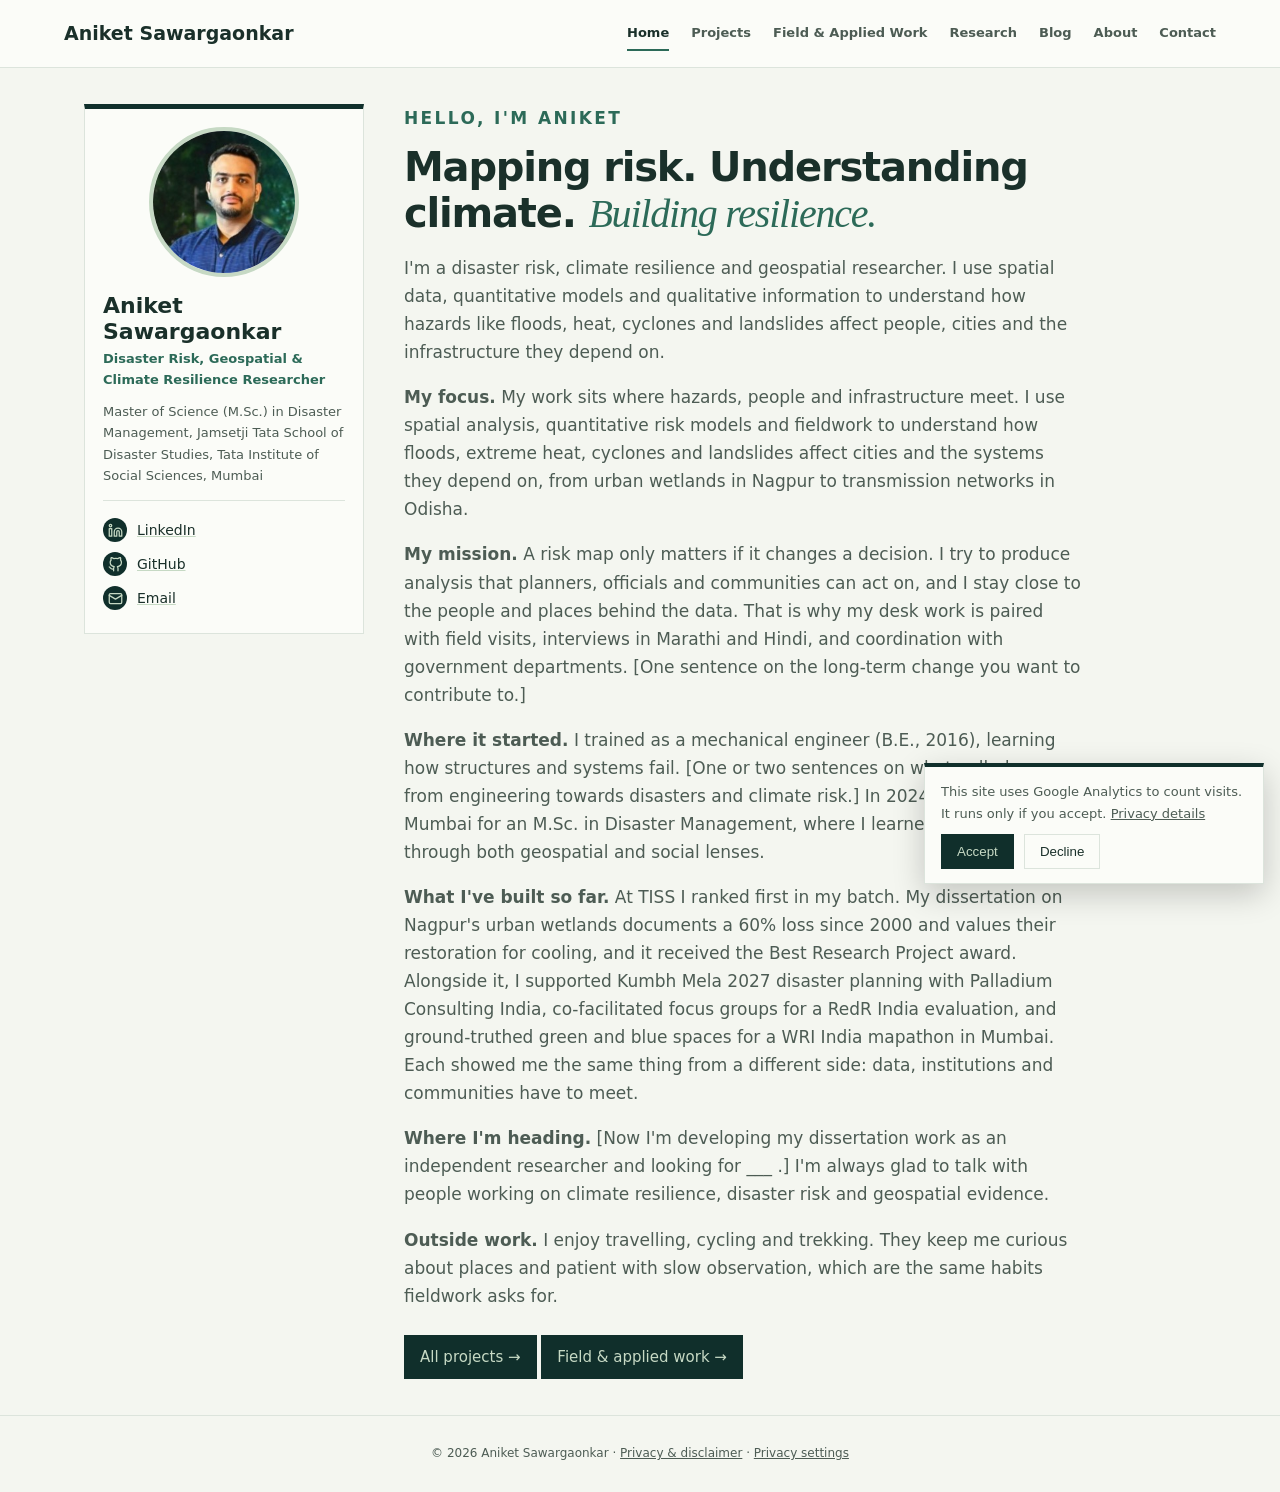
<file: index.html>
<!doctype html><html lang="en"><head><meta charset="utf-8"><meta name="viewport" content="width=device-width,initial-scale=1"><title>Aniket Sawargaonkar</title><link rel="icon" type="image/png" href="favicon.png?v=2"><link rel="stylesheet" href="assets/style.css"></head><body data-page="home"><script src="data/site.js"></script><script src="assets/app.js"></script></body></html>
</file>
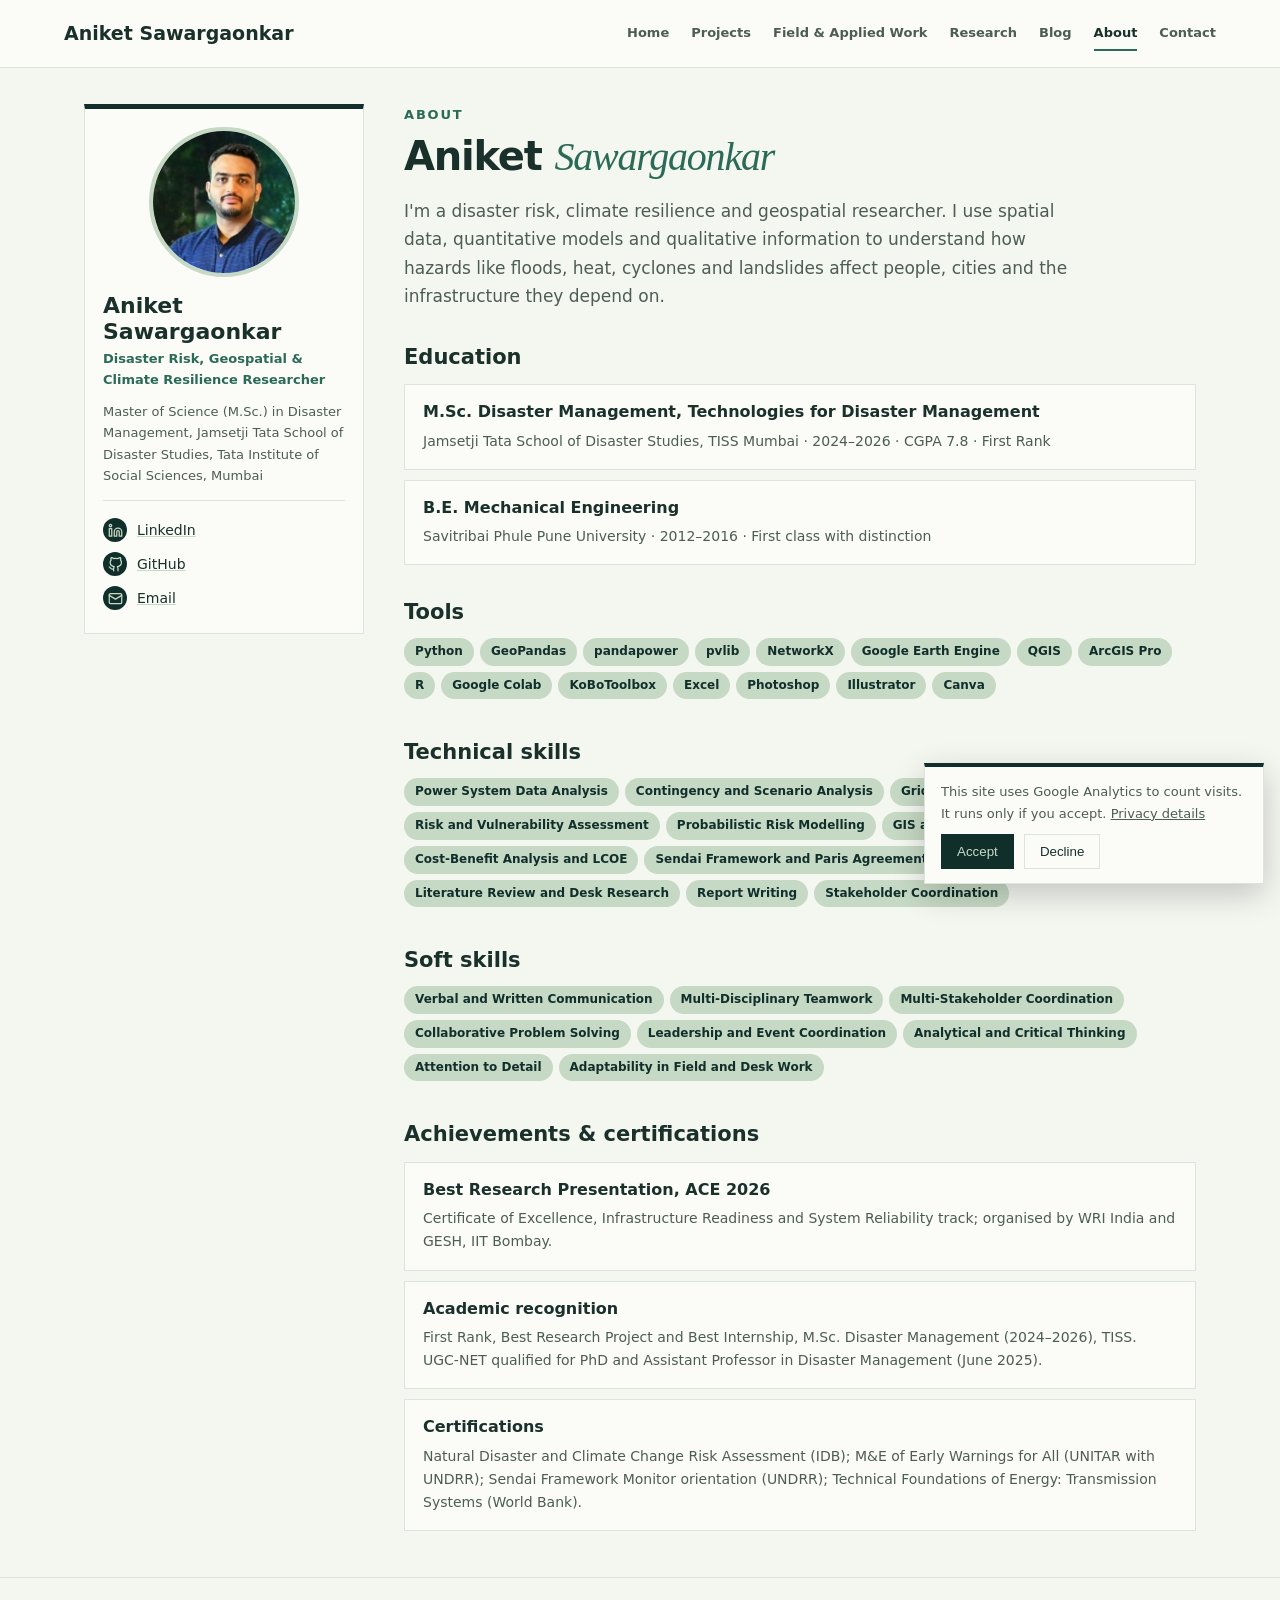
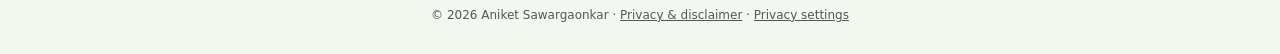
<file: about.html>
<!doctype html><html lang="en"><head><meta charset="utf-8"><meta name="viewport" content="width=device-width,initial-scale=1"><title>Aniket Sawargaonkar</title><link rel="icon" type="image/png" href="favicon.png?v=2"><link rel="stylesheet" href="assets/style.css"></head><body data-page="about"><script src="data/site.js"></script><script src="assets/app.js"></script></body></html>
</file>
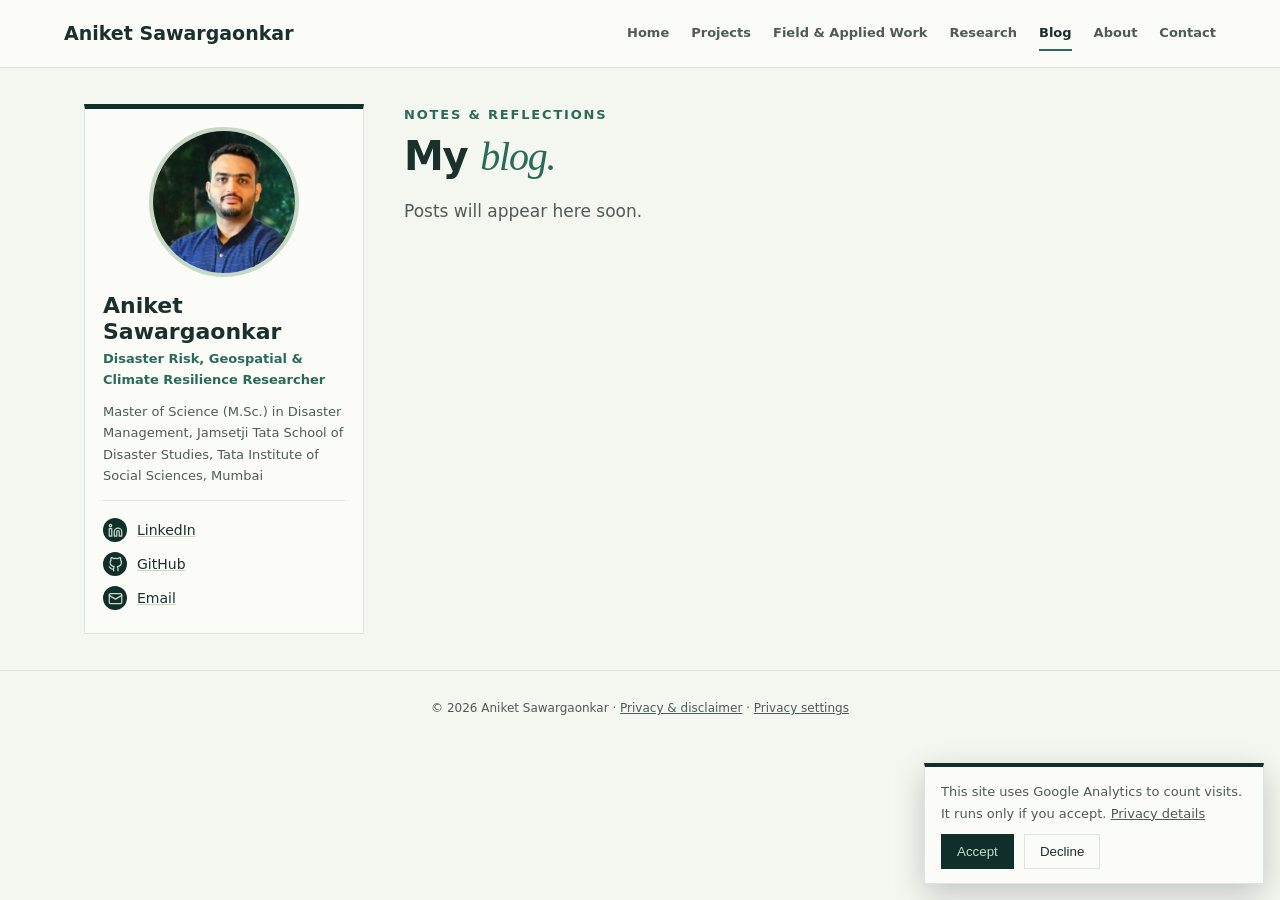
<file: blog.html>
<!doctype html><html lang="en"><head><meta charset="utf-8"><meta name="viewport" content="width=device-width,initial-scale=1"><title>Aniket Sawargaonkar</title><link rel="icon" type="image/png" href="favicon.png?v=2"><link rel="stylesheet" href="assets/style.css"></head><body data-page="blog"><script src="data/site.js"></script><script src="assets/app.js"></script></body></html>
</file>
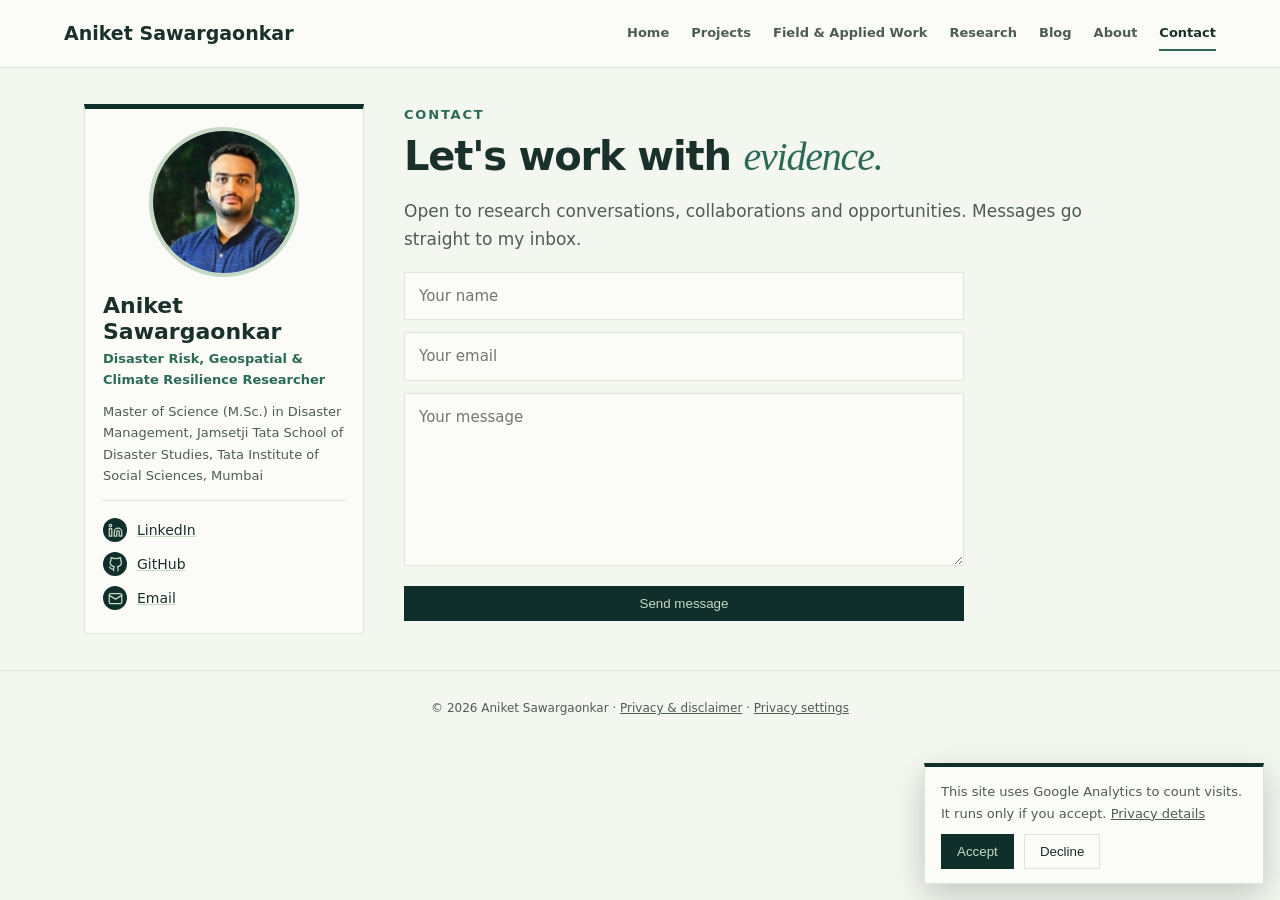
<file: contact.html>
<!doctype html><html lang="en"><head><meta charset="utf-8"><meta name="viewport" content="width=device-width,initial-scale=1"><title>Aniket Sawargaonkar</title><link rel="icon" type="image/png" href="favicon.png?v=2"><link rel="stylesheet" href="assets/style.css"></head><body data-page="contact"><script src="data/site.js"></script><script src="assets/app.js"></script></body></html>
</file>
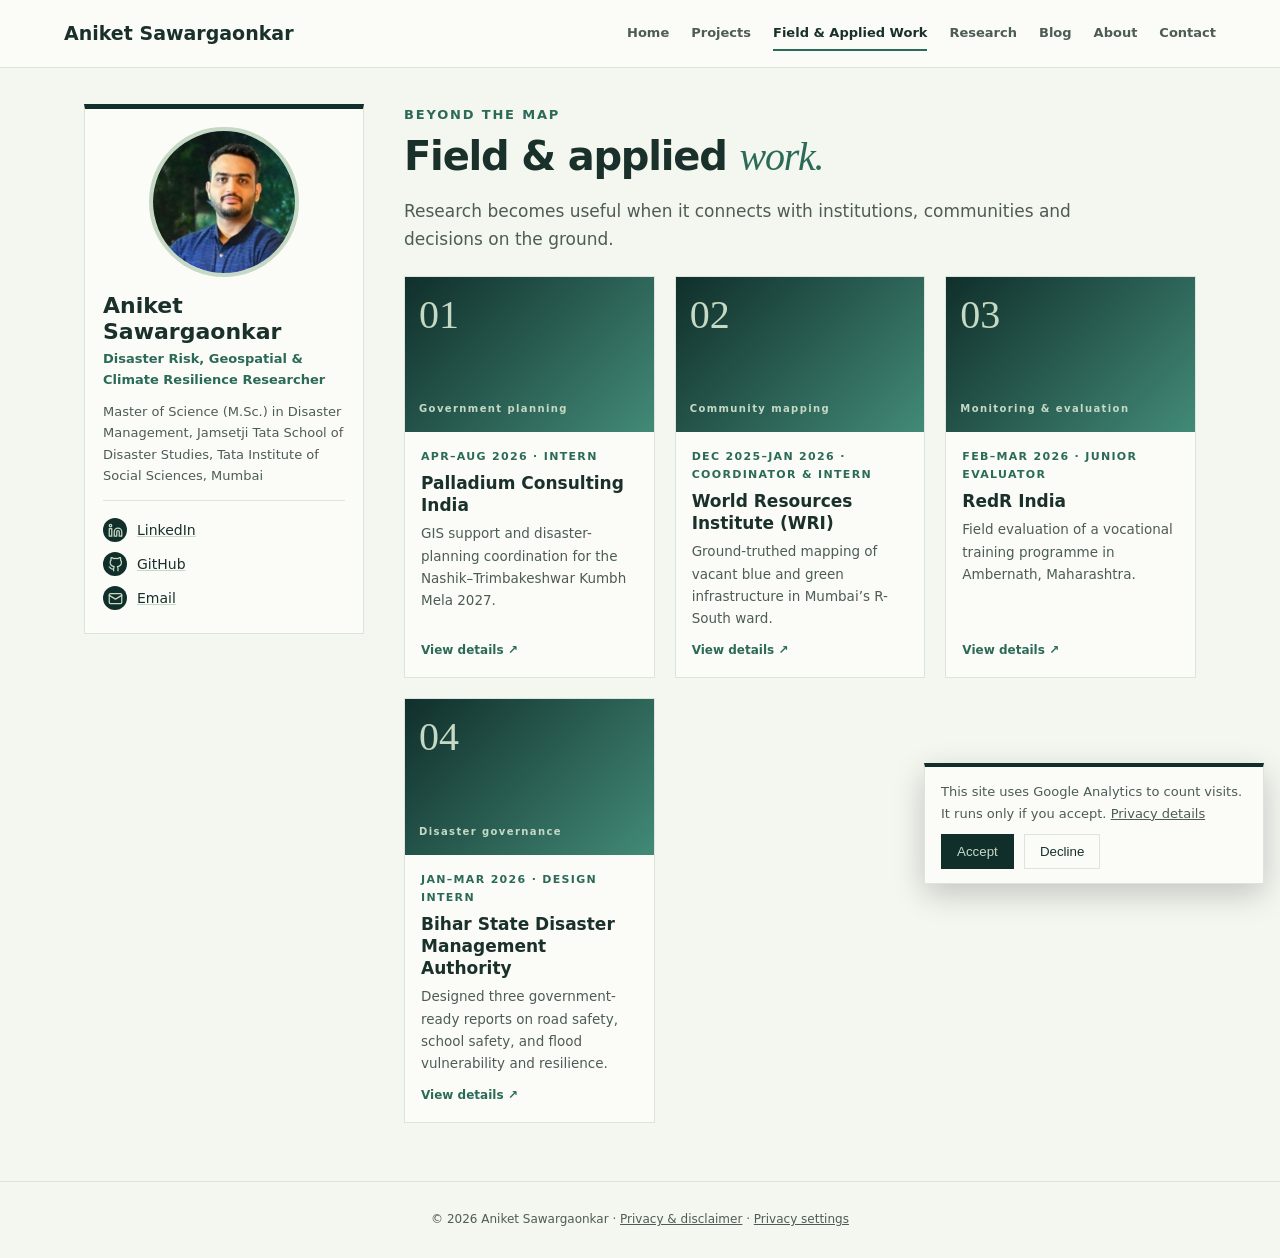
<file: field.html>
<!doctype html><html lang="en"><head><meta charset="utf-8"><meta name="viewport" content="width=device-width,initial-scale=1"><title>Aniket Sawargaonkar</title><link rel="icon" type="image/png" href="favicon.png?v=2"><link rel="stylesheet" href="assets/style.css"></head><body data-page="field"><script src="data/site.js"></script><script src="assets/app.js"></script></body></html>
</file>
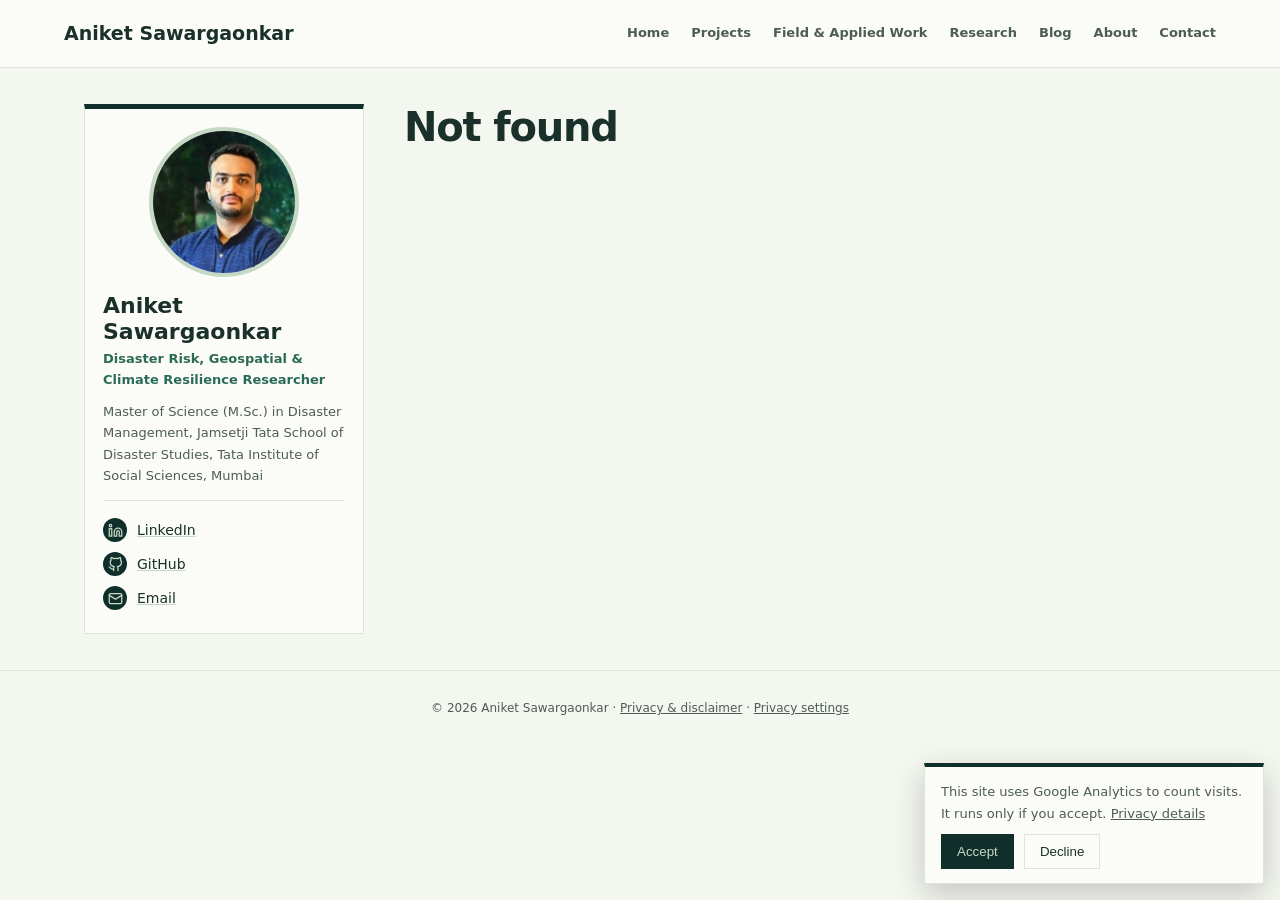
<file: item.html>
<!doctype html><html lang="en"><head><meta charset="utf-8"><meta name="viewport" content="width=device-width,initial-scale=1"><title>Aniket Sawargaonkar</title><link rel="icon" type="image/png" href="favicon.png?v=2"><link rel="stylesheet" href="assets/style.css"></head><body data-page="item"><script src="data/site.js"></script><script src="assets/app.js"></script></body></html>
</file>
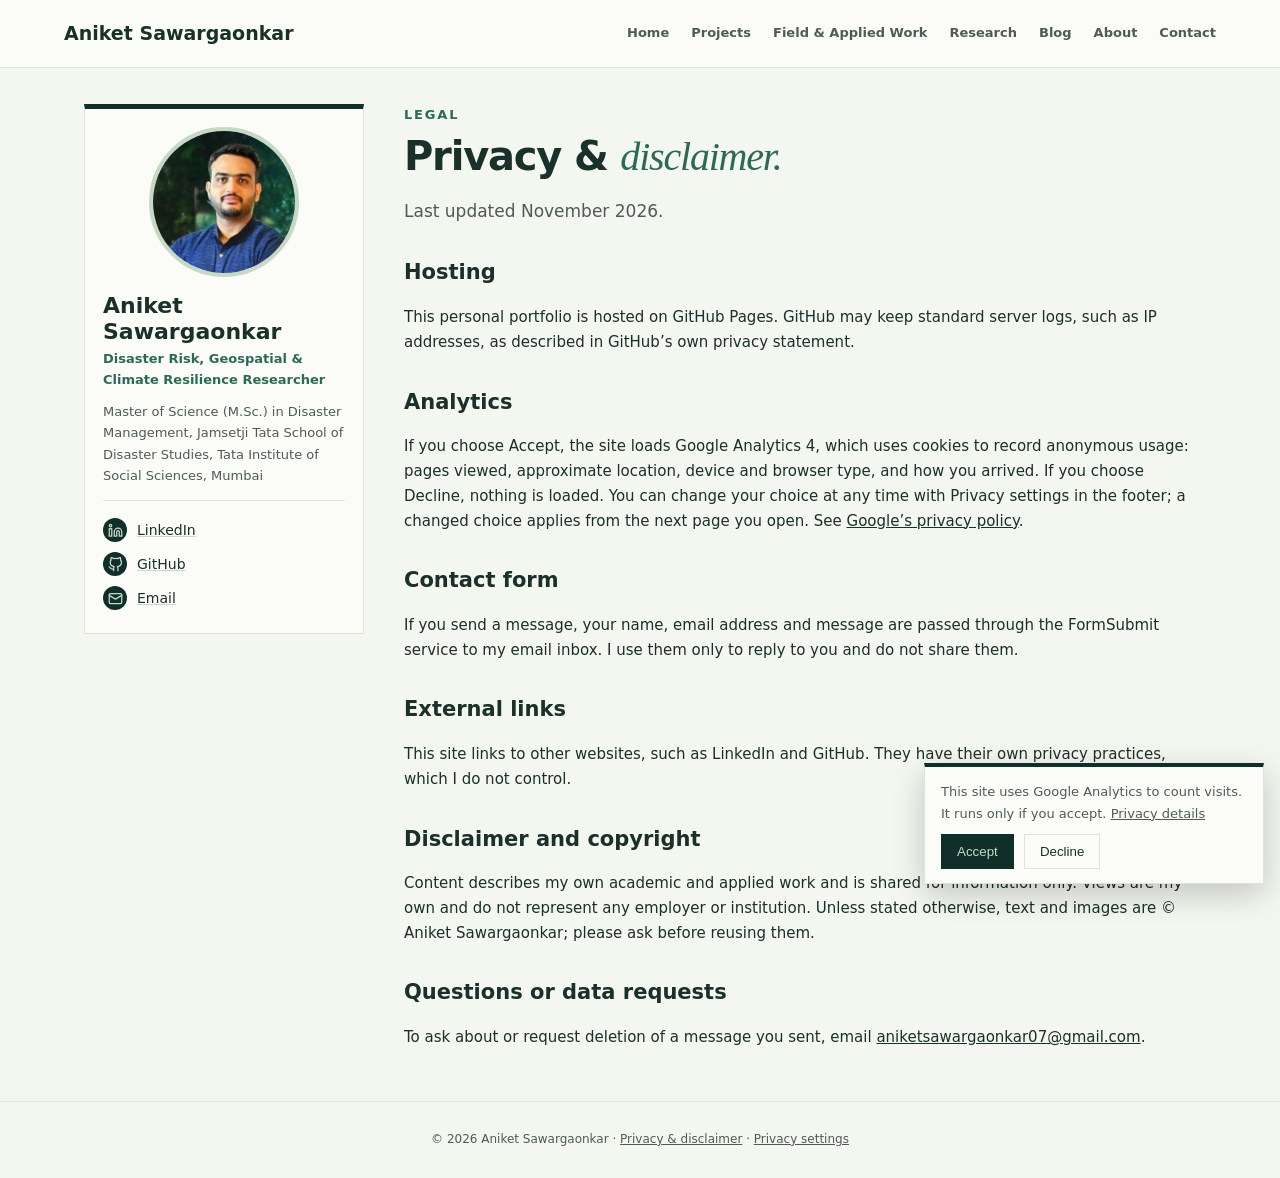
<file: privacy.html>
<!doctype html><html lang="en"><head><meta charset="utf-8"><meta name="viewport" content="width=device-width,initial-scale=1"><title>Aniket Sawargaonkar</title><link rel="icon" type="image/png" href="favicon.png?v=2"><link rel="stylesheet" href="assets/style.css"></head><body data-page="privacy"><script src="data/site.js"></script><script src="assets/app.js"></script></body></html>
</file>
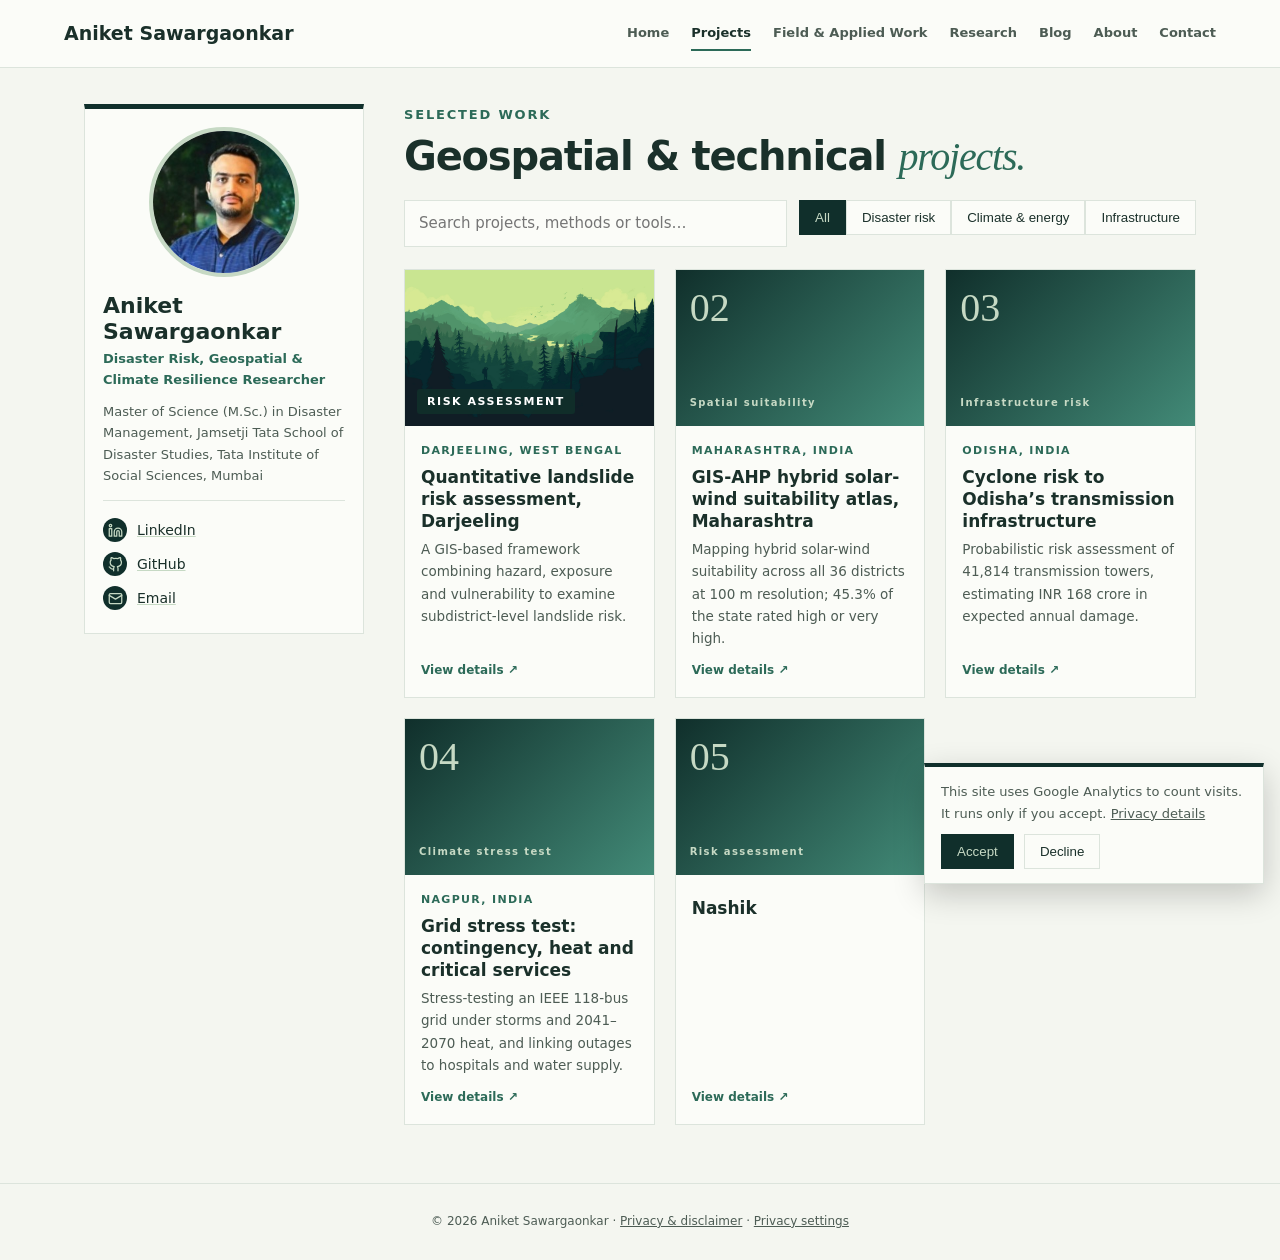
<file: projects.html>
<!doctype html><html lang="en"><head><meta charset="utf-8"><meta name="viewport" content="width=device-width,initial-scale=1"><title>Aniket Sawargaonkar</title><link rel="icon" type="image/png" href="favicon.png?v=2"><link rel="stylesheet" href="assets/style.css"></head><body data-page="projects"><script src="data/site.js"></script><script src="assets/app.js"></script></body></html>
</file>
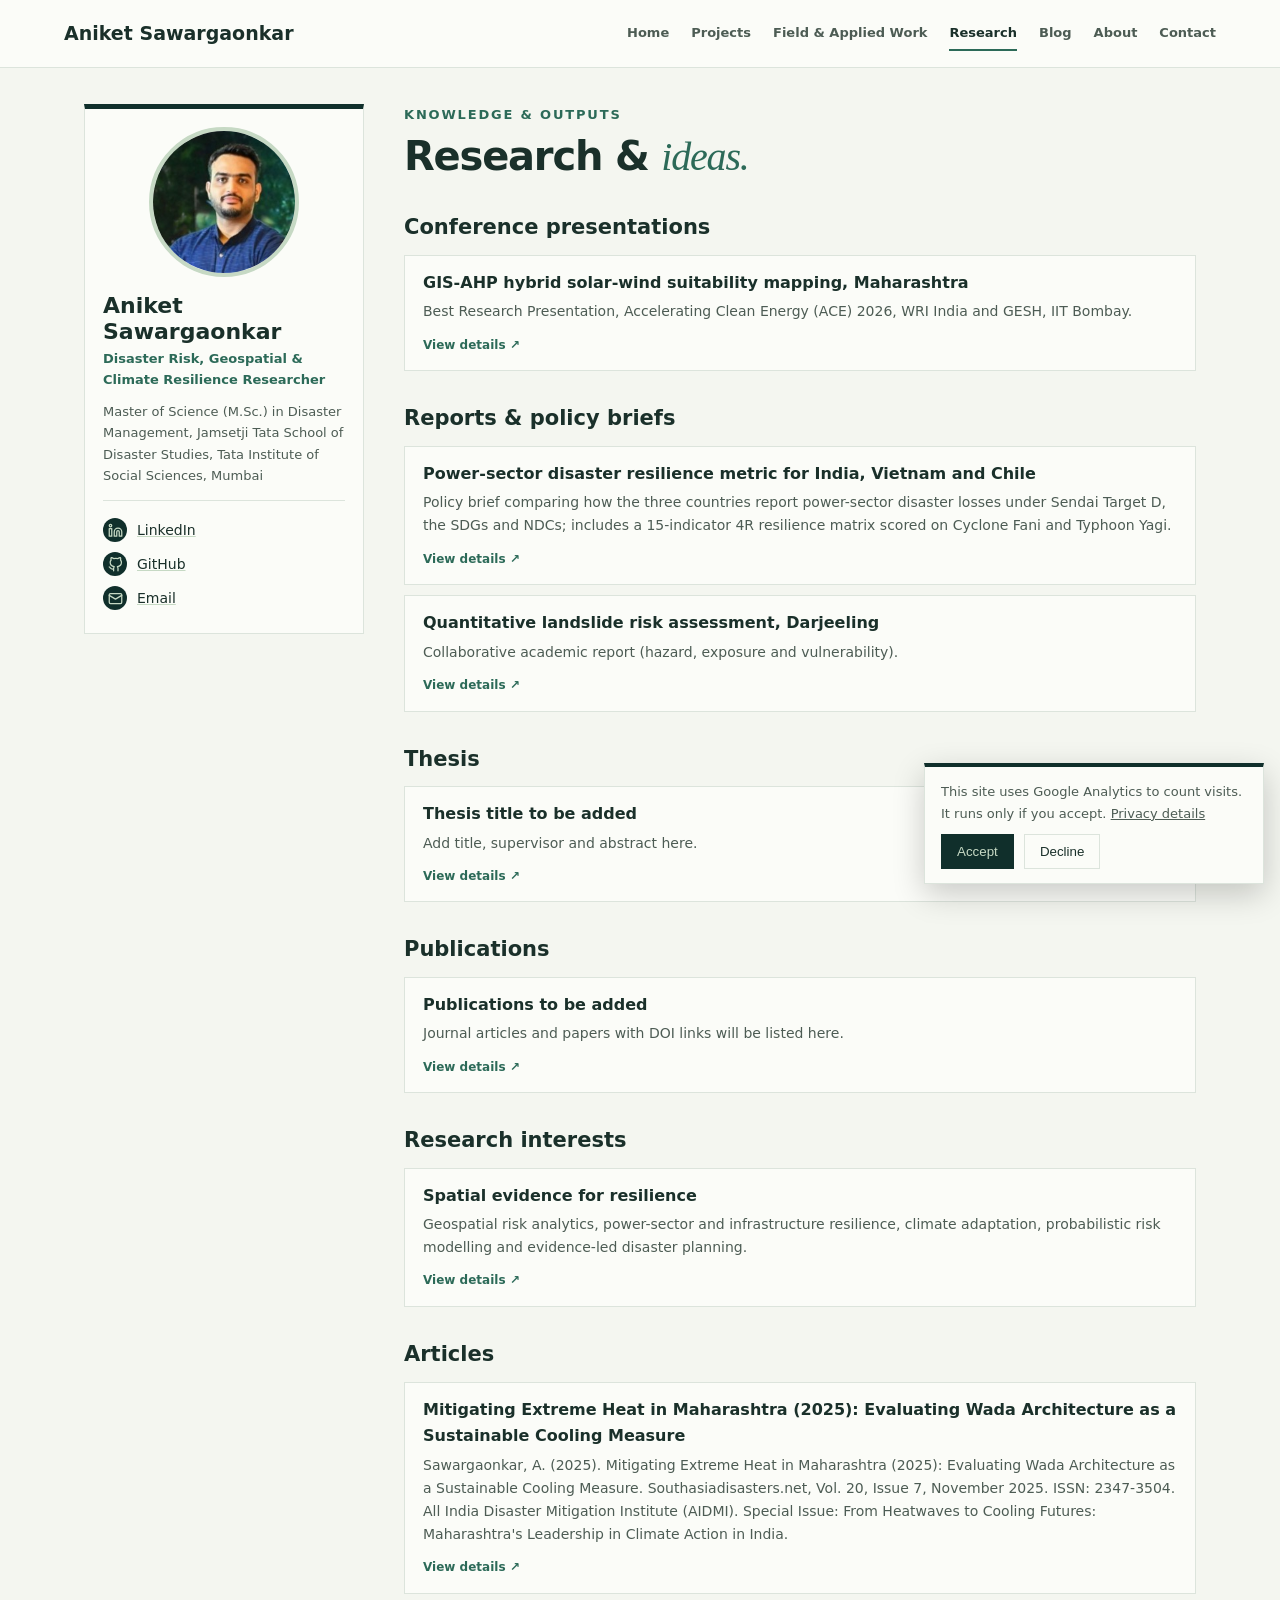
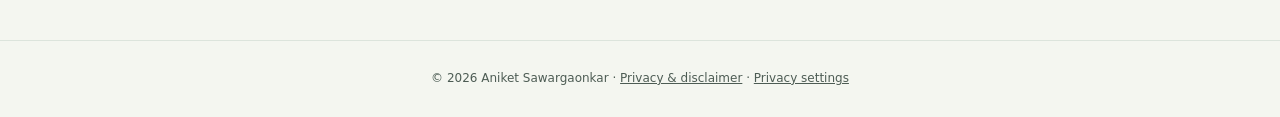
<file: research.html>
<!doctype html><html lang="en"><head><meta charset="utf-8"><meta name="viewport" content="width=device-width,initial-scale=1"><title>Aniket Sawargaonkar</title><link rel="icon" type="image/png" href="favicon.png?v=2"><link rel="stylesheet" href="assets/style.css"></head><body data-page="research"><script src="data/site.js"></script><script src="assets/app.js"></script></body></html>
</file>
<file: assets/style.css>
:root{--bg:#f4f6f0;--paper:#fbfcf8;--ink:#1a302a;--muted:#4d5c54;--line:#dce4dc;--forest:#102f2b;--teal:#428a77;--tt:#2c6a58;--mint:#c6d9c4}
@media(prefers-color-scheme:dark){:root{--bg:#101a18;--paper:#14221e;--ink:#edf2ec;--muted:#a9b8ae;--line:#33443b;--forest:#091c19;--teal:#82bca7;--tt:#82bca7;--mint:#38594b}}
*{box-sizing:border-box}body{margin:0;background:var(--bg);color:var(--ink);font:15px/1.65 Inter,system-ui,sans-serif}a{color:inherit;text-decoration:none}
.top{position:sticky;top:0;z-index:9;display:flex;justify-content:space-between;align-items:center;gap:16px;padding:0 5vw;height:68px;background:var(--paper);border-bottom:1px solid var(--line)}
.brand{font-weight:750;font-size:19px}.top nav{display:flex;gap:22px}.top nav a{font-size:13px;color:var(--muted);font-weight:600;padding:6px 0;border-bottom:2px solid transparent}.top nav a:hover,.top nav a.on{color:var(--ink);border-color:var(--tt)}#mb{display:none;background:none;border:0;font-size:22px;color:var(--ink)}
.lay{display:grid;grid-template-columns:280px 1fr;gap:40px;max-width:1240px;margin:auto;padding:36px 5vw}
.side{position:sticky;top:104px;align-self:start;background:var(--paper);border:1px solid var(--line);border-top:5px solid var(--forest);padding:18px}.side img{width:150px;aspect-ratio:4/5;object-fit:cover;display:block;margin:0 auto;border:4px solid var(--mint)}.side h2{margin:16px 0 2px;font-size:22px;line-height:1.2}.side .t{margin:0 0 10px;color:var(--tt);font-weight:650;font-size:13px}.side .a{margin:0 0 14px;color:var(--muted);font-size:13px}.side ul{list-style:none;margin:0;padding:12px 0 0;border-top:1px solid var(--line)}.side li a{display:flex;align-items:center;gap:10px;padding:5px 0;font-size:14px;text-decoration:underline;text-decoration-color:var(--mint)}.side i{width:24px;height:24px;border-radius:50%;background:var(--forest);color:var(--mint);display:grid;place-items:center;font:600 11px Georgia}
main h1{font-size:clamp(28px,4vw,40px);line-height:1.15;margin:0 0 10px;letter-spacing:-.03em}main h1 em{font-family:Georgia,serif;color:var(--tt);font-weight:400}main h2{margin:30px 0 8px;font-size:21px}main h2 em{font-family:Georgia,serif;color:var(--tt);font-weight:400}.lead{font-size:17px;color:var(--muted);max-width:680px}.eb{font-size:13px;letter-spacing:.14em;font-weight:800;color:var(--tt);margin:0 0 8px}
.grid{display:grid;grid-template-columns:repeat(auto-fill,minmax(250px,1fr));gap:20px;margin:22px 0}.card{background:var(--paper);border:1px solid var(--line);display:flex;flex-direction:column;transition:.2s}.card:hover{transform:translateY(-4px);box-shadow:0 12px 28px #0002;border-color:var(--tt)}.card img,.ph{width:100%;aspect-ratio:16/10;object-fit:cover}.ph{background:linear-gradient(135deg,var(--forest),var(--teal));color:#c6d9c4;padding:14px;display:flex;flex-direction:column;justify-content:space-between}.ph b{font:400 40px Georgia}.ph span{font-size:10px;letter-spacing:.14em;font-weight:700}.cb{padding:16px;display:flex;flex-direction:column;flex:1}.cb small{color:var(--tt);font-weight:700;font-size:10px;letter-spacing:.12em;text-transform:uppercase}.cb h3{margin:6px 0;font-size:17px;line-height:1.3}.cb p{margin:0 0 12px;color:var(--muted);font-size:13.5px;flex:1}.more{font-size:12px;font-weight:750;color:var(--tt)}
.ctl{display:flex;flex-wrap:wrap;gap:12px;margin-top:20px}.ctl input{flex:1;min-width:200px;padding:10px 14px;border:1px solid var(--line);background:var(--paper);color:var(--ink);font:inherit}.fl button,.btn{padding:9px 15px;border:1px solid var(--line);background:var(--paper);color:var(--ink);font:600 12px inherit;cursor:pointer}.fl button.on,.btn{background:var(--forest);color:#c6d9c4;border-color:var(--forest)}.btn{display:inline-block;margin-top:8px}
.meta{display:grid;grid-template-columns:repeat(auto-fit,minmax(150px,1fr));gap:1px;background:var(--line);border:1px solid var(--line);margin:22px 0}.meta div{background:var(--paper);padding:12px}.meta small{display:block;font-size:10px;letter-spacing:.12em;color:var(--tt);font-weight:800}.crumb{font-size:12px;color:var(--muted);margin-bottom:16px}.crumb a{text-decoration:underline}
.map{border:2px dashed var(--line);padding:30px;text-align:center;color:var(--muted);margin:10px 0;font-size:13px}.map img{max-width:100%}.tags span{display:inline-block;background:var(--mint);color:var(--forest);padding:4px 11px;margin:0 6px 6px 0;font-size:12px;font-weight:650;border-radius:20px}
.box{background:var(--paper);border:1px solid var(--line);padding:14px 18px;margin:10px 0}.box h3{margin:0 0 4px;font-size:16px}.box p{color:var(--muted);margin:2px 0;font-size:14px}
form{display:grid;gap:12px;max-width:560px;margin-top:18px}form input,form textarea{padding:11px 14px;border:1px solid var(--line);background:var(--paper);color:var(--ink);font:inherit}footer{text-align:center;padding:28px;color:var(--muted);font-size:12px;border-top:1px solid var(--line)}
@media(max-width:860px){.lay{grid-template-columns:1fr;gap:24px}.side{position:static;display:grid;grid-template-columns:110px 1fr;gap:4px 16px}.side img{grid-row:1/4;width:100%}.side ul{grid-column:1/3}#mb{display:block}.top nav{display:none;position:absolute;top:68px;left:0;right:0;background:var(--paper);flex-direction:column;padding:12px 5vw;gap:10px;border-bottom:1px solid var(--line)}.top nav.open{display:flex}}
.hi{font-size:17px;letter-spacing:.14em;margin-bottom:12px}.side i svg{display:block}.cb small,.meta small{font-size:11px}details.box summary{cursor:pointer;font-weight:650;font-size:15px;list-style:none}details.box summary::after{content:'+';float:right;color:var(--tt);font-size:20px;line-height:1}details[open].box summary::after{content:'−'}details.box p{margin:10px 0}details.box:hover{border-color:var(--teal)}
.side img{width:150px;height:150px;aspect-ratio:1;border-radius:50%;object-position:center 20%}
@media(max-width:860px){.side img{width:100px;height:100px}}
.im{position:relative}.im img{display:block}.ov{position:absolute;left:12px;bottom:12px;background:rgba(16,47,43,.88);color:#fff;font:700 11px/1 Inter,system-ui,sans-serif;letter-spacing:.14em;text-transform:uppercase;padding:7px 10px;border-radius:3px}
.side img{width:150px;height:150px;aspect-ratio:1;border-radius:50%;object-position:center 20%}
@media(max-width:860px){.side img{width:100px;height:100px}}
.im{position:relative}.im img{display:block}.ov{position:absolute;left:12px;bottom:12px;background:rgba(16,47,43,.88);color:#fff;font:700 11px/1 Inter,system-ui,sans-serif;letter-spacing:.14em;text-transform:uppercase;padding:7px 10px;border-radius:3px}
a.box{display:block}a.box:hover{border-color:var(--tt);transform:translateY(-2px)}.rw p{margin:2px 0 8px}
.si{max-width:100%;display:block;margin:10px 0 14px;border:1px solid var(--line)}
.cn{position:fixed;right:16px;bottom:16px;max-width:340px;z-index:30;background:var(--paper);border:1px solid var(--line);border-top:4px solid var(--forest);box-shadow:0 10px 30px #0003;padding:14px 16px;font-size:13px}
.cn p{margin:0 0 10px;color:var(--muted)}.cn a,footer a{text-decoration:underline}.cn .btn{margin:0 6px 0 0;cursor:pointer}.btn.o{background:var(--paper);color:var(--ink);border:1px solid var(--line)}
@media(max-width:600px){.cn{left:12px;right:12px;max-width:none}}
</file>
